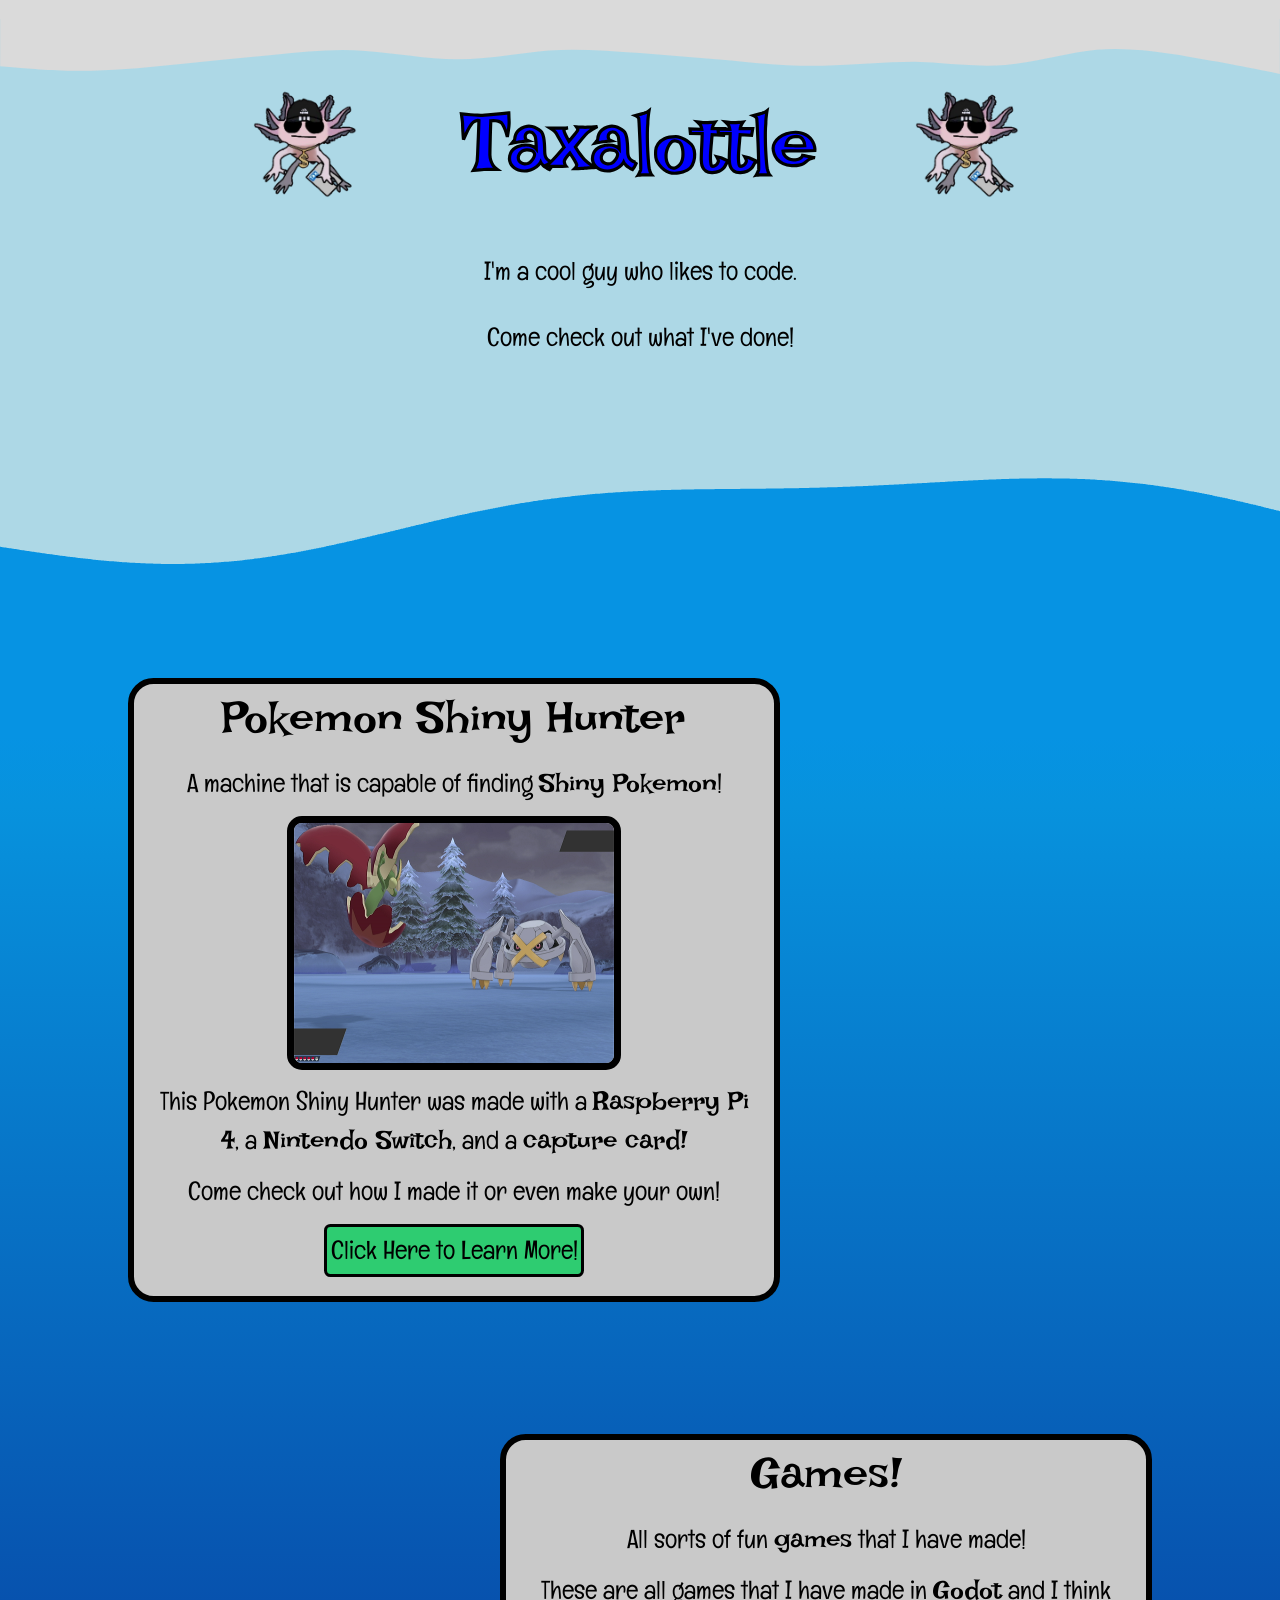
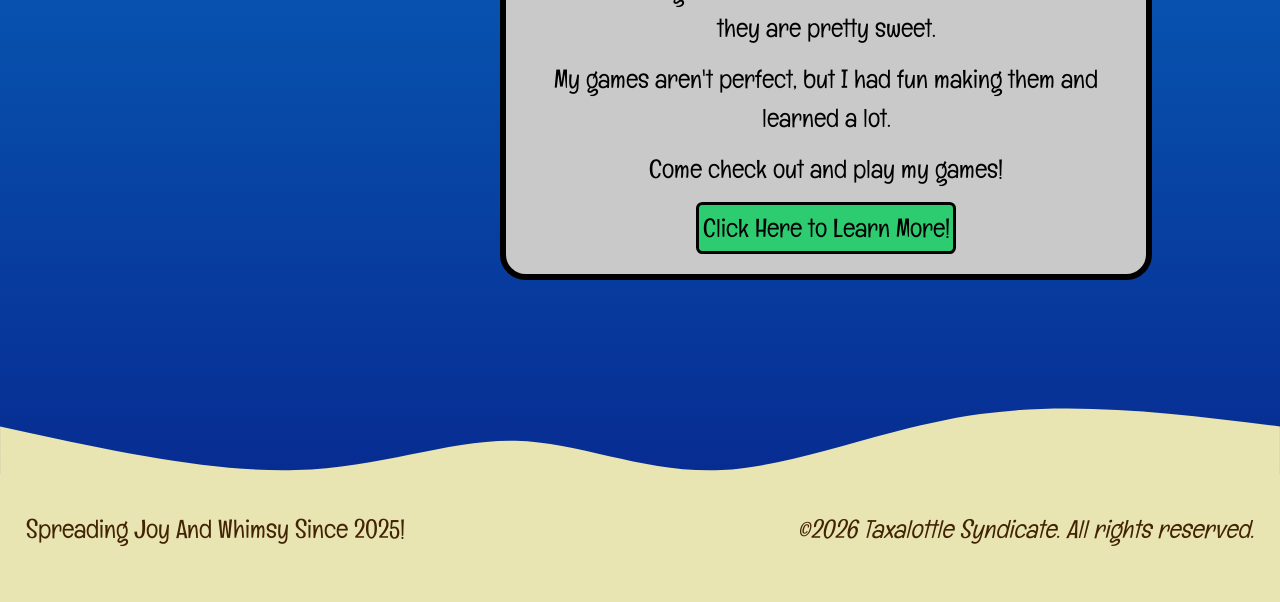
<file: index.html>
<!DOCTYPE html>
<html lang="en">
<head>
    <meta charset="UTF-8">
    <meta name="viewport" content="width=device-width, initial-scale=1.0">
    <title>Taxalottle</title>
    <link rel="icon" href="images/favicon.ico" type="image/x-icon">
    <link rel="stylesheet" href="styles/styles.css">

</head>
<body class="main">

<div class="header">
  <div style="height:1.5vw; background-color:#dadada"></div>
  <svg 
    version="1.1" 
    xmlns="http://www.w3.org/2000/svg" 
    id="visual" 
    viewBox="0 0 900 40">
    <path 
      stroke-linejoin="miter" 
      stroke-linecap="round" 
      fill="#dadada" 
      d="M0 33.3L10.7 34.1C21.3 35.1 42.7 36.8 64.2 36.4C85.7 35.9 107.3 33.7 128.8 31.5C150.3 29.2 171.7 27 193 25.2C214.3 23 235.7 20.7 257 22.5C278.3 23.9 299.7 28.3 321.2 28.3C342.7 28.3 364.3 23.9 385.8 22.1C407.3 20.7 428.7 22.5 450 23.9C471.3 25.7 492.7 27.5 514.2 29.2C535.7 31.5 557.3 33.3 578.8 32.8C600.3 32.3 621.7 30.1 643 30.1C664.3 30.6 685.7 34.1 707 32.3C728.3 30.6 749.7 23.9 771.2 21.7C792.7 19.9 814.3 23 835.8 26.5C857.3 30.1 878.7 34.1 889.3 36.4L900 38.6L900 0L889.3 0C878.7 0 857.3 0 835.8 0C814.3 0 792.7 0 771.2 0C749.7 0 728.3 0 707 0C685.7 0 664.3 0 643 0C621.7 0 600.3 0 578.8 0C557.3 0 535.7 0 514.2 0C492.7 0 471.3 0 450 0C428.7 0 407.3 0 385.8 0C364.3 0 342.7 0 321.2 0C299.7 0 278.3 0 257 0C235.7 0 214.3 0 193 0C171.7 0 150.3 0 128.8 0C107.3 0 85.7 0 64.2 0C42.7 0 21.3 0 10.7 0L0 0Z"/>
  </svg>
</div>

    <span class="taxalottle-wrapper">
        <img class="taxalottle img_left" src="images/Taxalottle_No_BG.png" alt="Taxalottle Logo">
        <div id="logo">
            <span>T</span>
            <span>a</span>
            <span>x</span>
            <span>a</span>
            <span>l</span>
            <span>o</span>
            <span>t</span>
            <span>t</span>
            <span>l</span>
            <span>e</span>
        </div>
        <img class="taxalottle img_right" src="images/Taxalottle_No_BG.png" alt="Taxalottle Logo">
    </span>

    <p><br>I'm a cool guy who likes to code.<br><br>Come check out what I've done!</p>

<svg id="wave-svg" viewBox="0 0 100vw 400" style="width: 100vw; height: 300px;">
        <path id="wave" fill="#0693e3" />
    </svg>

<div id="ocean">
    <div class="project-card" id="pokemon">
        <header>Pokemon Shiny Hunter</header>
        <p class="center">A machine that is capable of finding <bold>Shiny Pokemon</bold>!</p>
        <img src="images/shiny_screenshot.png" alt="Shiny Metagross Encounter">
        <p class="center">This Pokemon Shiny Hunter was made with a <bold>Raspberry Pi 4</bold>, a <bold>Nintendo Switch</bold>, and a <bold>capture card!</bold></p>
        
        <p class="center">Come check out how I made it or even make your own!</p>
        
        <p style="text-align:center;"><a class="button" href="shiny-hunter.html">Click Here to Learn More!</a></p>
    </div>

    <div class="project-card" id="games">
        <header>Games!</header>
        <p class="center">All sorts of fun <bold>games</bold> that I have made!</p>
        <p class="center">These are all games that I have made in <bold>Godot</bold> and I think they are pretty sweet.</p>
        <p>My games aren't perfect, but I had fun making them and learned a lot.</p>
        
        <p class="center">Come check out and play my games!</p>
        
        <p style="text-align:center;"><a class="button" href="games.html">Click Here to Learn More!</a></p>
    </div>

    <!--

    <div class="project-card" id="k2">
        <header>Life Size K2SO</header>
        <p>I 3d printed a <bold>Life Size K2SO</bold> to stand guard over my computer! I got the files from <bold>Droid Division</bold> and they were nice and high quality.</p>
        <p>Right now he is made with black fillament, but I've been slowly painting him to be <bold>realistic</bold>! This involves sanding away the print lines and painting over it.</p>
        <p>This guy is a massive (and expensive) project so it will be a while before he is fully painted. Come check out my current progress on him!</p>
        <p style="text-align:center;"><a class="button" href="pets.html">Click Here to Learn More!</a></p>
    </div>

    <div class="project-card" id="jam">
        <header>Game Jam Games</header>
        <p>I started my game design journey in August of 2025, and since then I have made a lot of games and competed in several Game Jams.</p>
        <p>Some of my favorite games that I have made were a part of <bold>Micro Jam</bold>! It is a 48 hour game jam where everyone designs a game around a theme and a prerequesite.</p>
        <p>While there are often timing conflicts, I was able to participate in 3 jams so far. I was in the <bold>Frog Jam, Miniature Jam, and Alien Jam.</bold></p>
        <p>For these jams I made a <bold>Frog Cafe Game, Gambling Chess,</bold> and an <bold>Alien Roguelike</bold>! Come check them out and play them!</p>
        <p style="text-align:center;"><a class="button" href="pets.html">Click Here to Learn More!</a></p>
    </div>

    <div class="project-card" id="godot">
        <header>Godot Games</header>
        <p>While I have made all of my games in Godot, there are bigger projects in this section. I made all of these games over a longer period of time, and they are bigger because of this.</p>
        <p>While not all of my games are successes or even finished, they were a good learning oportunity and I don't regret making them.</p>
        <p>Probably my favorite game is a <bold>Pokemon game</bold>! It uses only fakemon and custom moves, all made with my own system in Godot. It has battles, catching, and a pokedex! It is a fun one to play, but there isn't much too it because of how long it takes to work on.</p>
        <p>There are too many games for me to share about all of them here, so go check out all of my games with an in-depth description, and a way to play, with the below button!</p>
        <p style="text-align:center;"><a class="button" href="pets.html">Click Here to Learn More!</a></p>
    </div>

    <div class="project-card" id="magic">
        <header>Magic the Gathering</header>
        <p>I started playing Magic the Gathering in May of 2026, and have played quite a lot since then. I have done most of my playing on the <bold>Magic Arena</bold>, but I have also played some drafts and pre-releases at my local game store!</p>
        <p>When playing Standard, I will typically run my fun <bold>Dinosaurs</bold> deck! It is just a funny deck that I made that typically makes my friends mad. I would describe it as Aggro Dinosaurs with a Tendency to <bold>Explode!</bold></p>
        <p>When playing <bold>Brawl</bold> on Arena, I typically play my <bold>Smaug the Magnificent</bold> deck. It is an aggro, high-removal, and treasure collecting deck! If you can't stop Smaug before he gets going, it will be over very fast!</p>
        <p>Come learn more about my decks and other Magic the Gathering Related things here!</p>
        <p style="text-align:center;"><a class="button" href="pets.html">Click Here to Learn More!</a></p>
    </div>

    <div class="project-card" id="java">
        <header>HTML, CSS, and Java Games!</header>
        <p>I haven't actually made any Java games, but that is one current goal I have. I want to start simple and work my way up, posting all of my projects on this here website!</p>
        <p>This is honestly one of the main things that drove me to make this website, so I'm excited to get started and share my progress!</p>
        <p>Check below for updates to my work and see how my journey is going!</p>
        <p style="text-align:center;"><a class="button" href="java-games.html">Click Here to Learn More!</a></p>
    </div>

    -->

  <div class="sand">
    <svg width="100%" height="100%" id="sand_svg" viewBox="0 195.2 1440 82.8"  xmlns="http://www.w3.org/2000/svg" class="transition duration-300 ease-in-out delay-150">
       <path d="M 0,225 C 118.01913875598089,250.9712918660287 236.03827751196178,276.9425837320574 333,274 C 429.9617224880382,271.0574162679426 505.86602870813397,239.20095693779902 580,241 C 654.133971291866,242.79904306220098 726.4976076555023,278.2535885167464 812,274 C 897.5023923444977,269.7464114832536 996.1435406698565,225.7846889952153 1103,211 C 1209.8564593301435,196.2153110047847 1324.9282296650717,210.60765550239233 1440,225 L 1440,279 L 0,279 Z" stroke="none" stroke-width="0" fill="#e8e5b3" fill-opacity="1" class="transition-all duration-300 ease-in-out delay-150 path-0"></path>
    </svg>

  </div>
  
</div>
<div id="sand">
      <p style="text-align:right">Spreading Joy And Whimsy Since 2025!</p>
      <p><italic>©2026 Taxalottle Syndicate. All rights reserved.</italic></p>
</div>

<script src="scripts/wave.js"></script>

</body>
</html>
</file>
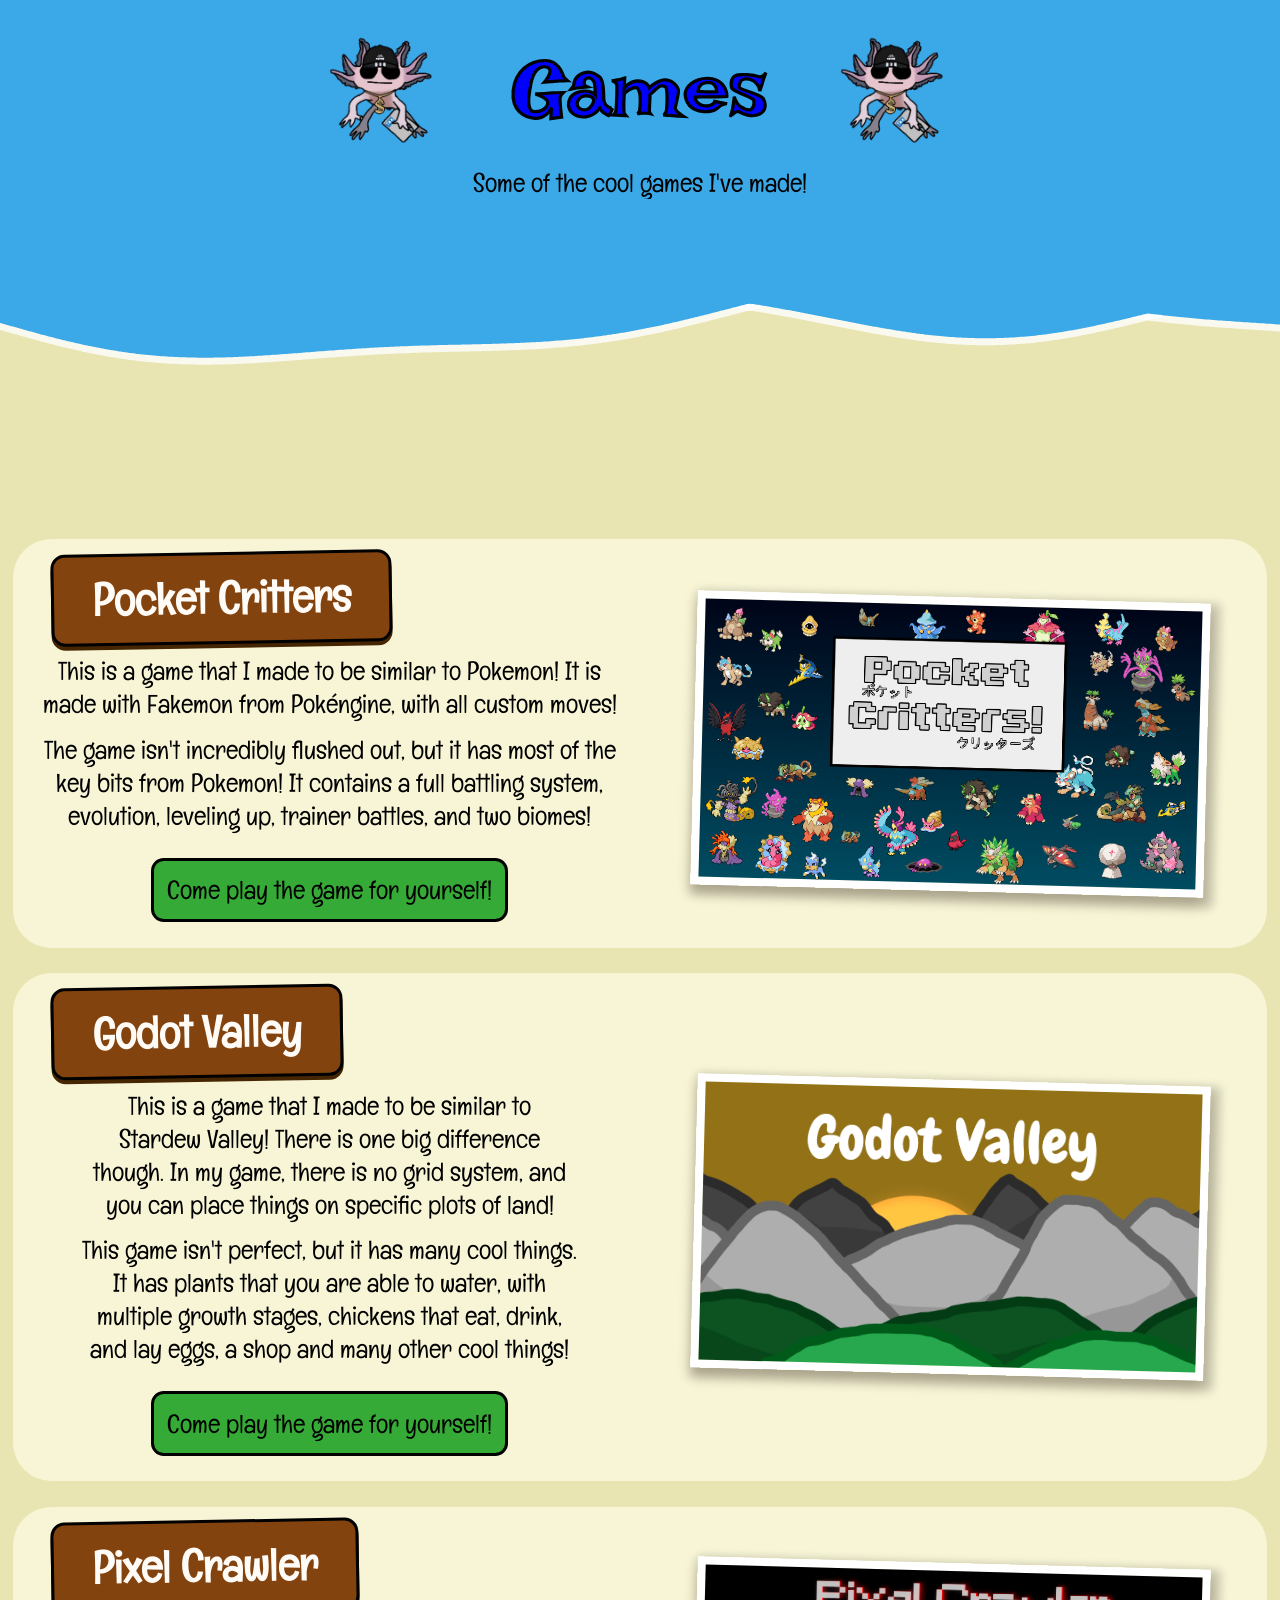
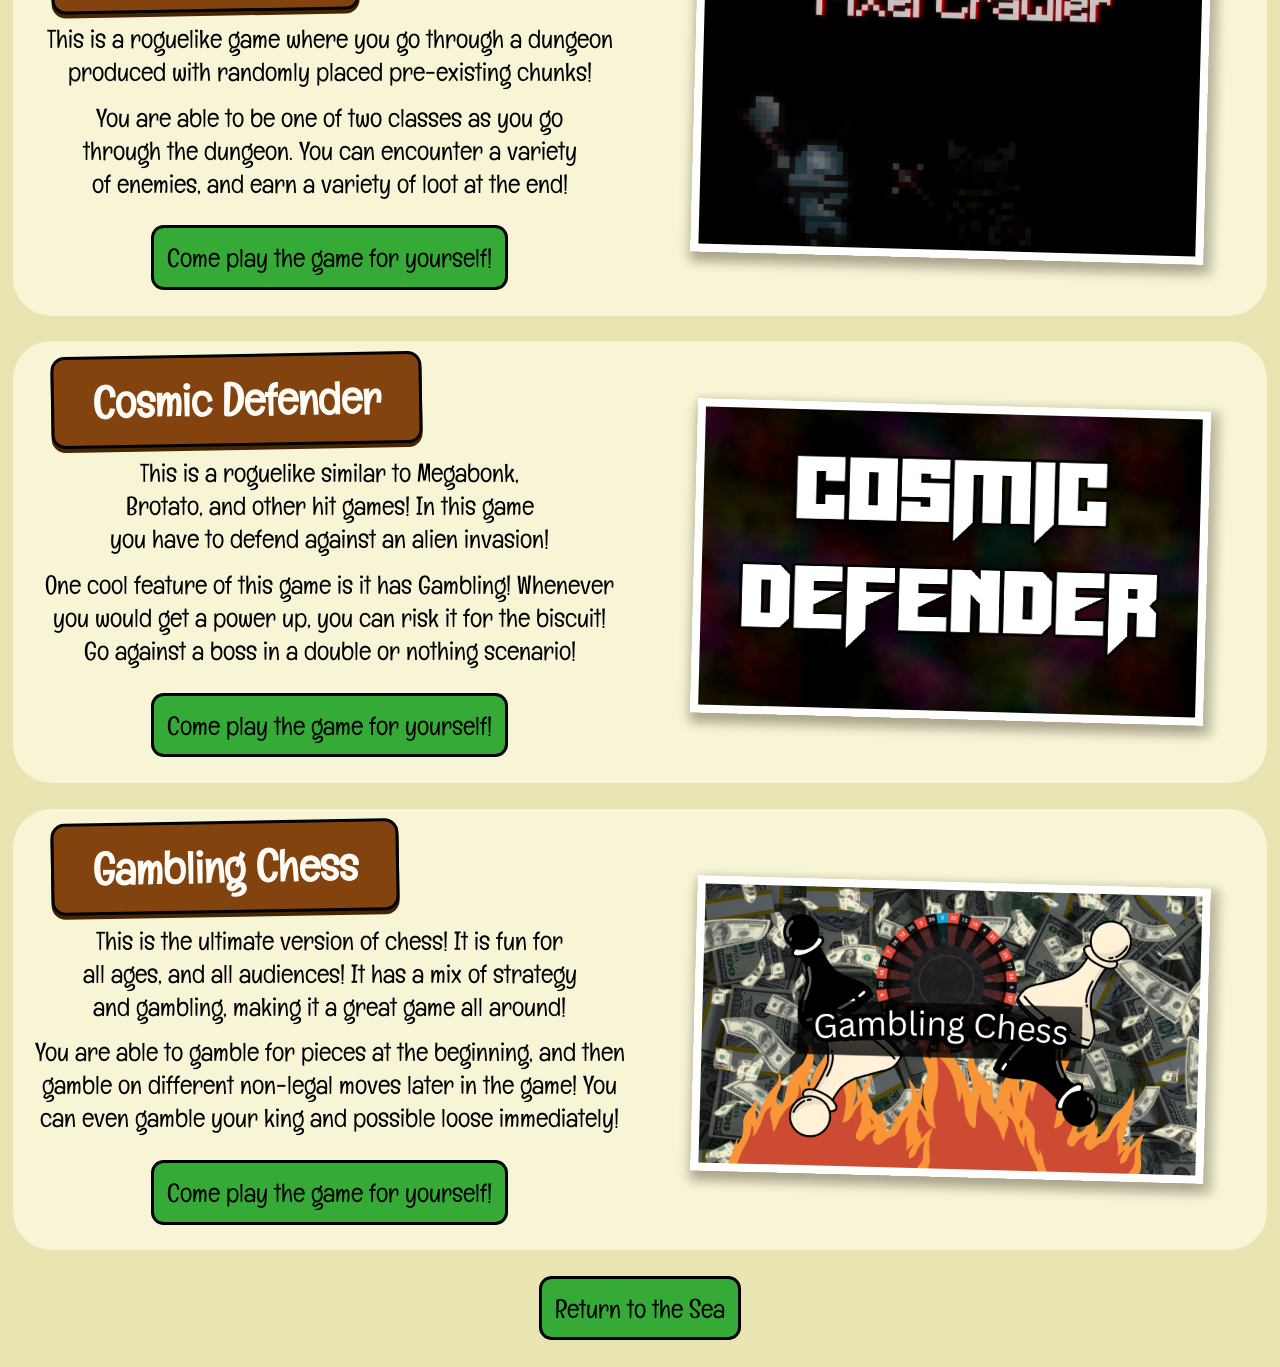
<file: games.html>
<!DOCTYPE html>
<html lang="en">
<head>
    <meta charset="UTF-8">
    <meta name="viewport" content="width=device-width, initial-scale=1.0">
    <title>Games | Taxalottle</title>
    <link rel="icon" href="images/favicon.ico" type="image/x-icon">
    <link rel="stylesheet" href="styles/styles.css">
</head>
<body>


    <span class="taxalottle-wrapper" style="margin-top:2vw">
        <img class="game_mascot img_left" src="images/Taxalottle_No_BG.png" alt="Taxalottle Logo">
        <div id="logo">
            <span>G</span>
            <span>a</span>
            <span>m</span>
            <span>e</span>
            <span>s</span>
        </div>
        <img class="game_mascot img_right" src="images/Taxalottle_No_BG.png" alt="Taxalottle Logo">
    </span>

    <p style="margin-bottom:0; padding-bottom:0;">Some of the cool games I've made!</p>

    <div class="wave-container">
        <svg id="wave-svg" viewBox="0 0 100vw 400" style="width: 100vw; height: 300px;">
            <path id="sand-wave" fill="#402e0b" />
        </svg>

        <svg id="wave-svg-2" viewBox="0 0 100vw 400" style="width: 100vw; height: 300px;">
            <path id="sand-wave-2" fill="#402e0b" />
        </svg>

        <svg id="sand-svg-2" class="sand-svg" viewBox="0 0 100vw 400" style="width: 100vw; height: 300px;">
            <path id="wave-2" fill="#3ba8e8" />
        </svg>

        <svg id="sand-svg" class="sand-svg" viewBox="0 0 100vw 400" style="width: 100vw; height: 300px;">
            <path id="wave" fill="#3ba8e8" />
        </svg>

        <svg id="white-svg" viewBox="0 0 100vw 400" style="width: 100vw; height: 300px;">
            <path id="white-wave" fill="white" />
        </svg>

        <svg id="white-svg-2" viewBox="0 0 100vw 400" style="width: 100vw; height: 300px;">
            <path id="white-wave-2" fill="white" />
        </svg>

    </div>
    
</div style="margin-top:0px; padding-top:0px;">


    <div id="beach">

        
        <div class="beach-card">
            <div><div class="sign"><p>Pocket Critters</p></div></div>
            <div style="width:50%; position:relative; margin-top:5vw;">
                <p style="padding-top:2vw;">This is a game that I made to be similar to Pokemon! It is made with Fakemon from Pokéngine, with all custom moves!</p>
                <p>The game isn't incredibly flushed out, but it has most of the key bits from Pokemon! It contains a full battling system, evolution, leveling up, trainer battles, and two biomes!</p>
                <a href="games/pocket-critters.html"><p>Come play the game for yourself!</p></a>
            </div>
        
            <img src="images/pocket_critters.png" alt="pocket critters">
        </div>

        <div class="beach-card">
            <div><div class="sign"><p>Godot Valley</p></div></div>
            <div style="width:50%; position:relative; margin-top:5vw;">
                <p style="padding-top:2vw;">This is a game that I made to be similar to Stardew Valley! There is one big difference though. In my game, there is no grid system, and you can place things on specific plots of land!</p>
                <p>This game isn't perfect, but it has many cool things. It has plants that you are able to water, with multiple growth stages, chickens that eat, drink, and lay eggs, a shop and many other cool things!</p>
                <a href="games/godot-valley.html"><p>Come play the game for yourself!</p></a>
            </div>
        
            <img src="images/godot_valley.png" alt="godot valley">
        </div>

        <div class="beach-card">
            <div><div class="sign"><p>Pixel Crawler</p></div></div>
            <div style="width:50%; position:relative; margin-top:5vw;">
                <p style="padding-top:2vw;">This is a roguelike game where you go through a dungeon produced with randomly placed pre-existing chunks! </p>
                <p>You are able to be one of two classes as you go through the dungeon. You can encounter a variety of enemies, and earn a variety of loot at the end!</p>
                <a href="games/pixel-crawler.html"><p>Come play the game for yourself!</p></a>
            </div>
        
            <img src="images/pixel_crawler.png" alt="pixel crawler">
        </div>

        <div class="beach-card">
            <div><div class="sign"><p>Cosmic Defender</p></div></div>
            <div style="width:50%; position:relative; margin-top:5vw;">
                <p style="padding-top:2vw;">This is a roguelike similar to Megabonk, Brotato, and other hit games! In this game you have to defend against an alien invasion!</p>
                <p>One cool feature of this game is it has Gambling! Whenever you would get a power up, you can risk it for the biscuit! Go against a boss in a double or nothing scenario!</p>
                <a href="games/cosmic-defender.html"><p>Come play the game for yourself!</p></a>
            </div>
        
            <img src="images/cosmic_defender.png" alt="cosmic defender">
        </div>

        <div class="beach-card">
            <div><div class="sign"><p>Gambling Chess</p></div></div>
            <div style="width:50%; position:relative; margin-top:5vw;">
                <p style="padding-top:2vw;">This is the ultimate version of chess! It is fun for all ages, and all audiences! It has a mix of strategy and gambling, making it a great game all around!</p>
                <p>You are able to gamble for pieces at the beginning, and then gamble on different non-legal moves later in the game! You can even gamble your king and possible loose immediately!</p>
                <a href="games/gambling-chess.html"><p>Come play the game for yourself!</p></a>
            </div>
        
            <img src="images/gambling_chess.png" alt="cosmic defender">
        </div>
    
        <a href="index.html#games"><p>Return to the Sea</p></a>

    </div>
    <script src="scripts/shore.js"></script>
</body>
</html>
</file>
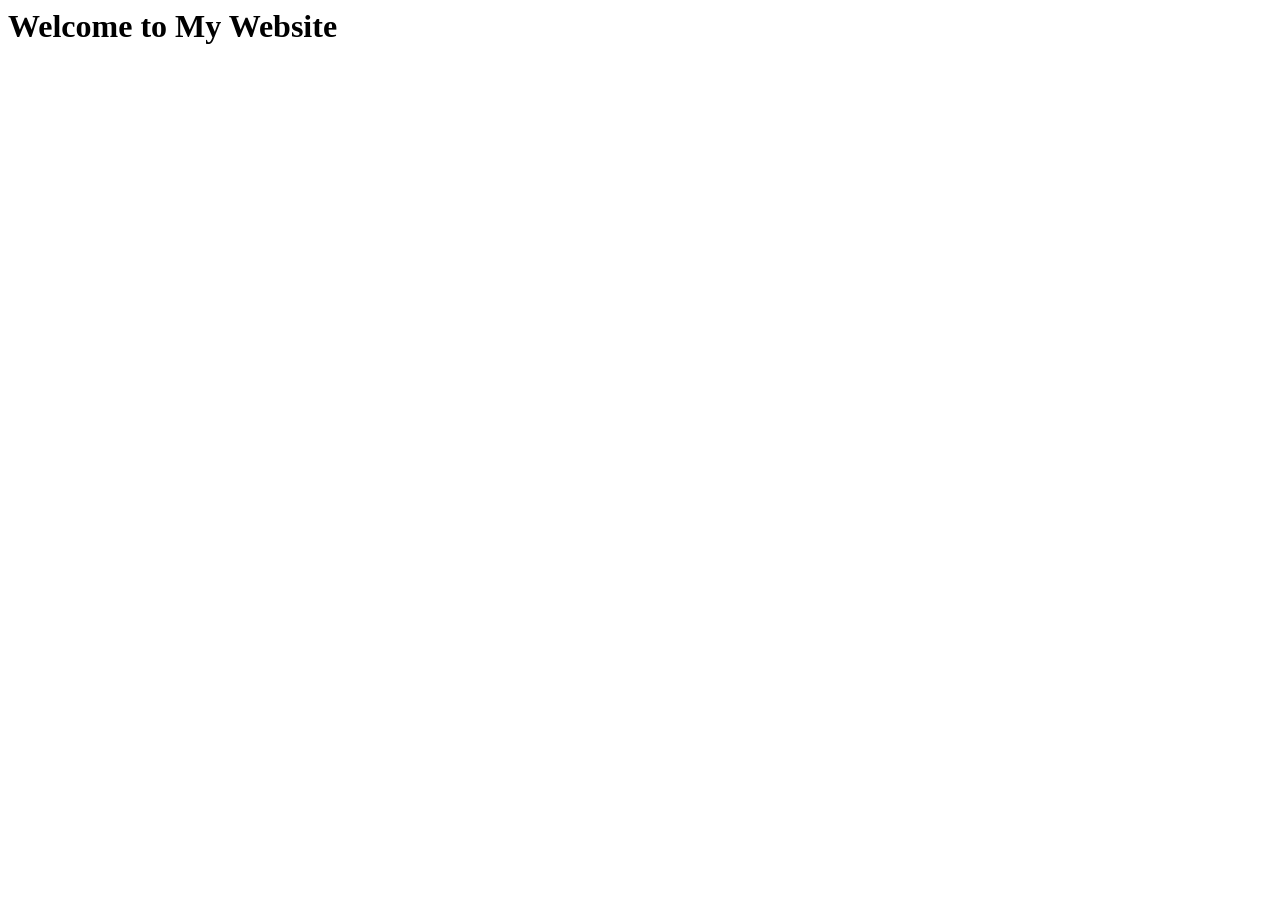
<file: java-game-test.html>
<html lang="en">
<head>
    <meta charset="UTF-8">
    <meta name="viewport" content="width=device-width, initial-scale=1.0">
    <title>Games</title>
</head>
<body>

    <h1>Welcome to My Website</h1>

    <div id="game-container" class="width:500px; height:500px; background-color:cyan;">

    </div>

    
    
</body>
</html>
</file>
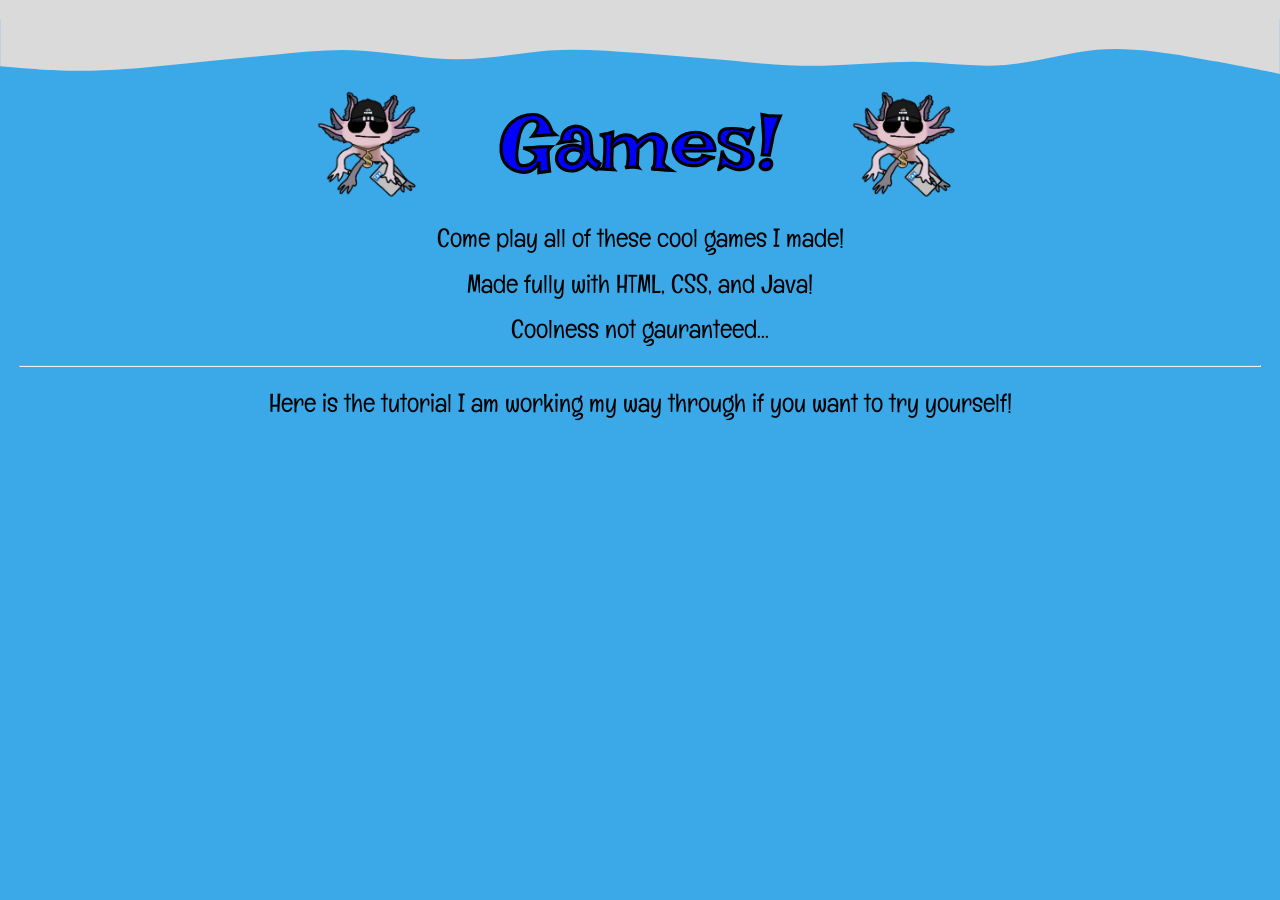
<file: java-games.html>
<!DOCTYPE html>
<html lang="en">
<head>
    <meta charset="UTF-8">
    <meta name="viewport" content="width=device-width, initial-scale=1.0">
    <title>Taxalottle</title>

    <link rel="stylesheet" href="styles/styles.css">
</head>
<body>
    <div class="header">
  <div style="height:1.5vw; background-color:#dadada"></div>
  <svg 
    version="1.1" 
    xmlns="http://www.w3.org/2000/svg" 
    id="visual" 
    viewBox="0 0 900 40">
    <path 
      stroke-linejoin="miter" 
      stroke-linecap="round" 
      fill="#dadada" 
      d="M0 33.3L10.7 34.1C21.3 35.1 42.7 36.8 64.2 36.4C85.7 35.9 107.3 33.7 128.8 31.5C150.3 29.2 171.7 27 193 25.2C214.3 23 235.7 20.7 257 22.5C278.3 23.9 299.7 28.3 321.2 28.3C342.7 28.3 364.3 23.9 385.8 22.1C407.3 20.7 428.7 22.5 450 23.9C471.3 25.7 492.7 27.5 514.2 29.2C535.7 31.5 557.3 33.3 578.8 32.8C600.3 32.3 621.7 30.1 643 30.1C664.3 30.6 685.7 34.1 707 32.3C728.3 30.6 749.7 23.9 771.2 21.7C792.7 19.9 814.3 23 835.8 26.5C857.3 30.1 878.7 34.1 889.3 36.4L900 38.6L900 0L889.3 0C878.7 0 857.3 0 835.8 0C814.3 0 792.7 0 771.2 0C749.7 0 728.3 0 707 0C685.7 0 664.3 0 643 0C621.7 0 600.3 0 578.8 0C557.3 0 535.7 0 514.2 0C492.7 0 471.3 0 450 0C428.7 0 407.3 0 385.8 0C364.3 0 342.7 0 321.2 0C299.7 0 278.3 0 257 0C235.7 0 214.3 0 193 0C171.7 0 150.3 0 128.8 0C107.3 0 85.7 0 64.2 0C42.7 0 21.3 0 10.7 0L0 0Z"/>
  </svg>
</div>


    <span class="taxalottle-wrapper">
        <img class="game_mascot img_left" src="images/Taxalottle_No_BG.png" alt="Taxalottle Logo">
        <div id="logo">
            <span>G</span>
            <span>a</span>
            <span>m</span>
            <span>e</span>
            <span>s</span>
            <span>!</span>
        </div>
        <img class="game_mascot img_right" src="images/Taxalottle_No_BG.png" alt="Taxalottle Logo">
    </span>

    <p>Come play all of these cool games I made!</p>
    <p>Made fully with HTML, CSS, and Java!</p>
    <p>Coolness not gauranteed...</p>
    <hr style="margin:1.5vw">
    <p>Here is the tutorial I am working my way through if you want to try yourself!</p>
    <div style="justify-content:center; text-align:center;">
        <iframe width="700vw" height="395vw" src="https://www.youtube.com/embed/HmxNrlPx8iY" title="Build a Game with JavaScript and HTML Canvas [RPG Kit series]" frameborder="0" allow="accelerometer; autoplay; clipboard-write; encrypted-media; gyroscope; picture-in-picture; web-share" referrerpolicy="strict-origin-when-cross-origin" allowfullscreen></iframe>

    </div>
    
</body>
</html>
</file>
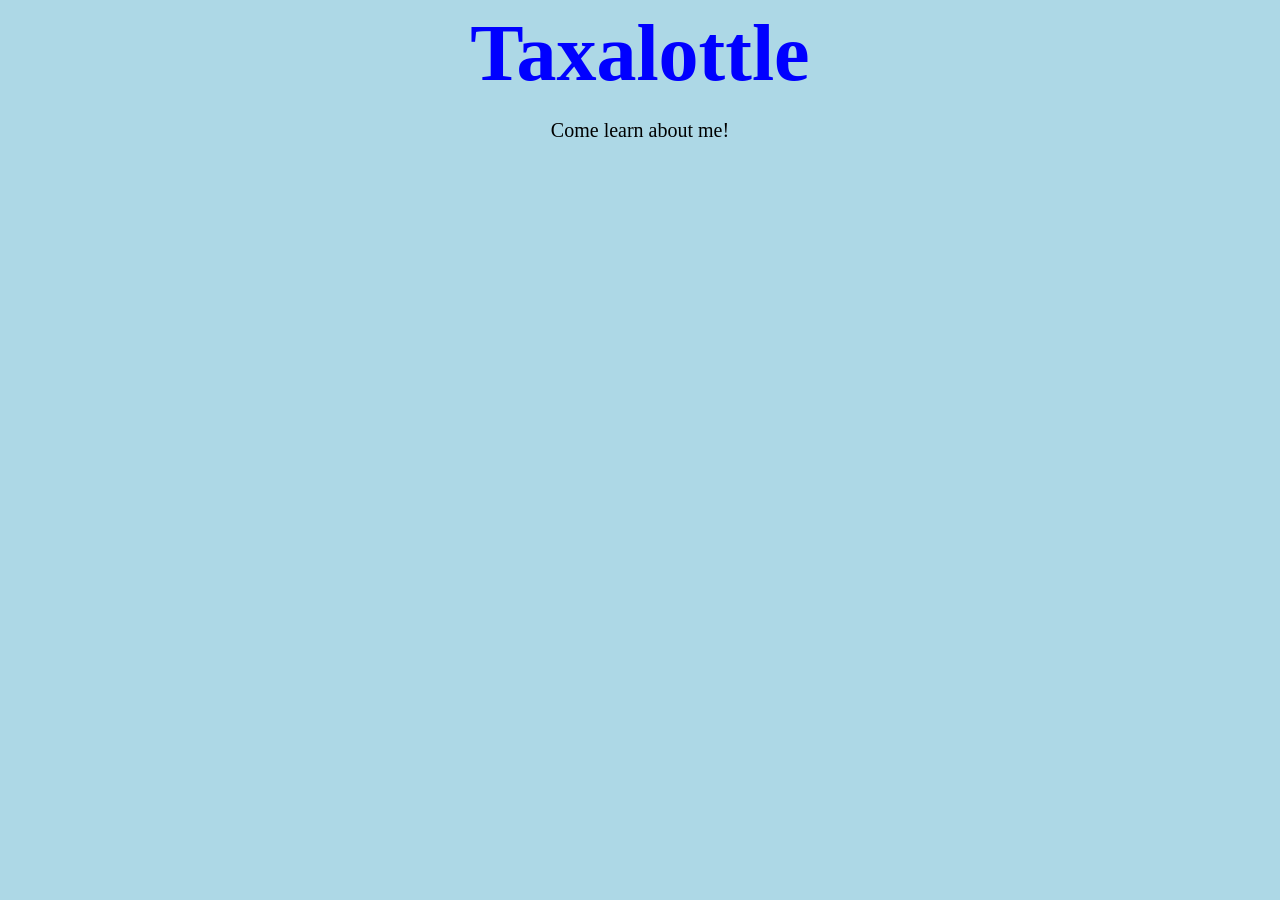
<file: pets.html>
<!DOCTYPE html>
<html lang="en">
<head>
    <meta charset="UTF-8">
    <meta name="viewport" content="width=device-width, initial-scale=1.0">
    <title>Taxalottle</title>

    <style>
        #logo {
            color:Blue;
            font-size:5em;
            text-align:center;
            padding-top:0em;
            margin-top:0em;
            margin-bottom:0px;
        }

        p {
            text-align:center;
            font-size:20px;
            color:black;
        }

        body {
            background-color:LightBlue;
        }

    </style>
</head>
<body>
    <h1 id="logo">Taxalottle</h1>
    <p>Come learn about me!</p>
</body>
</html>
</file>
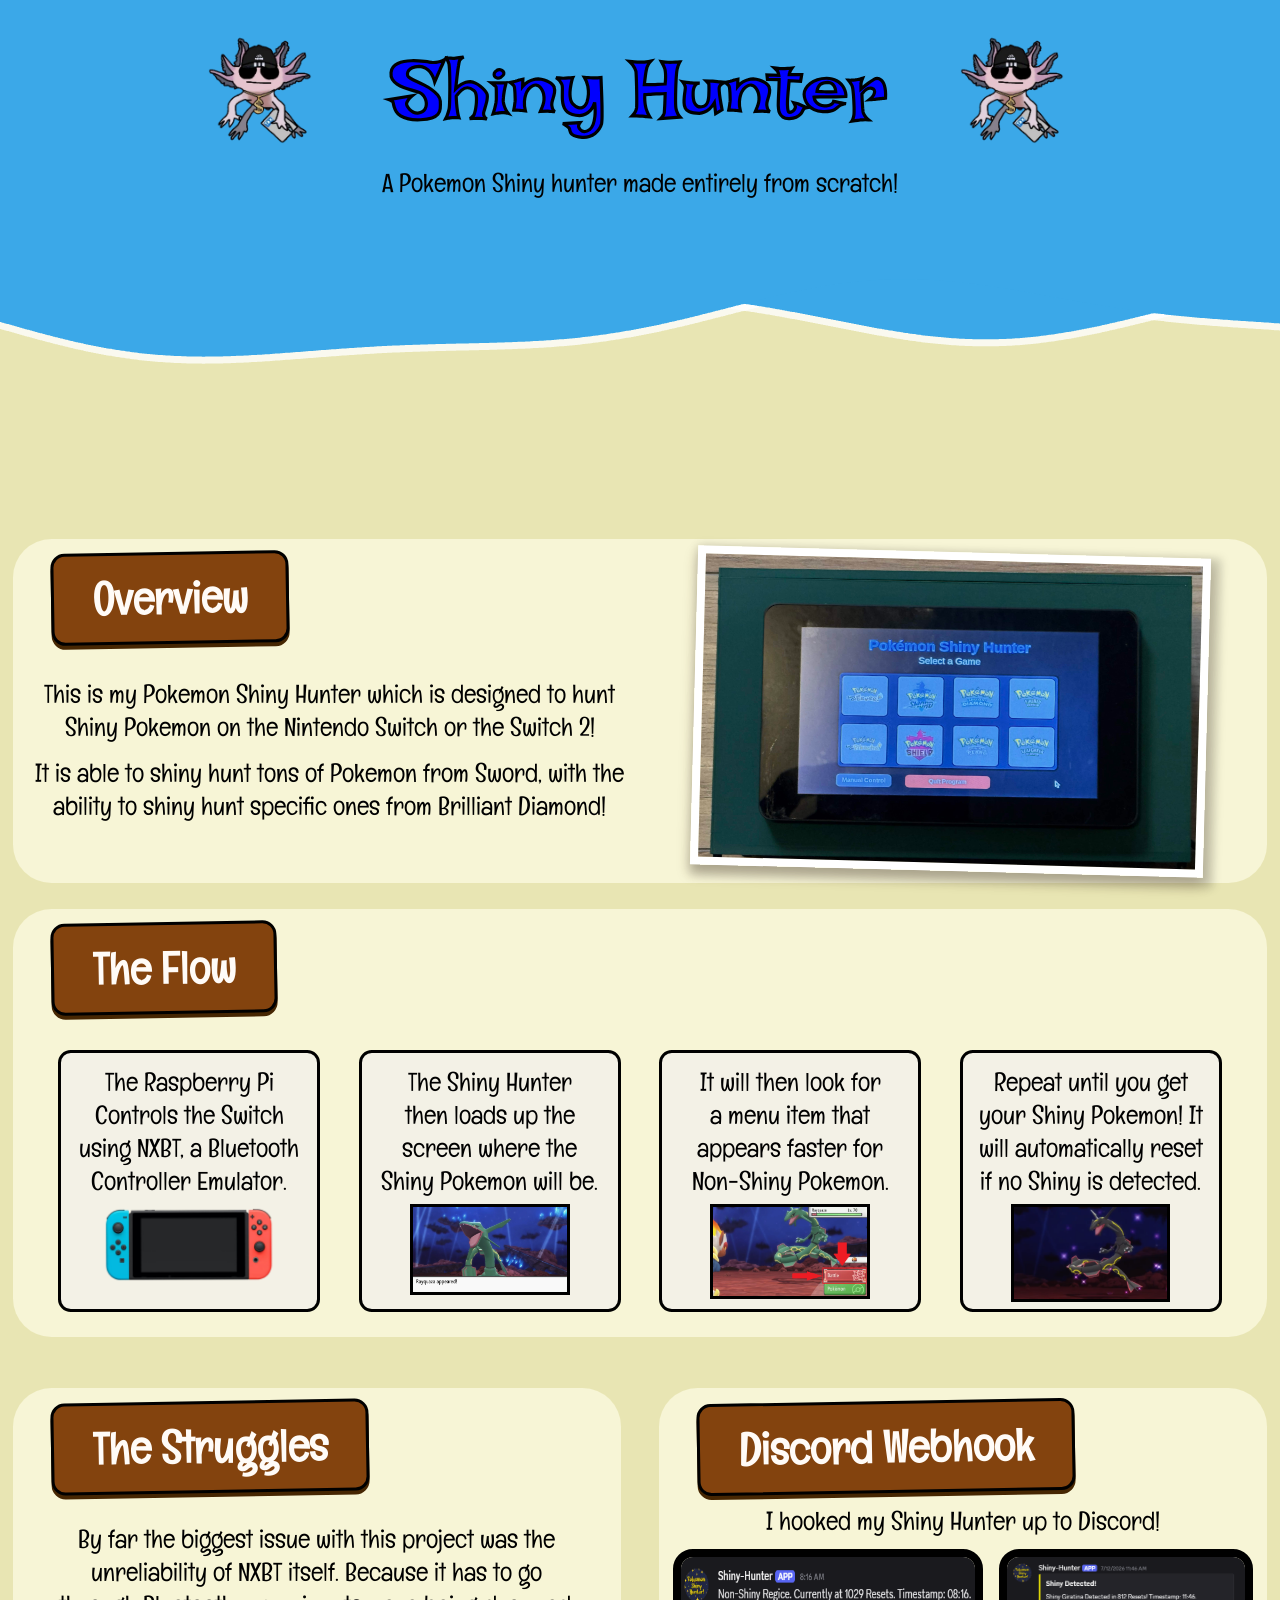
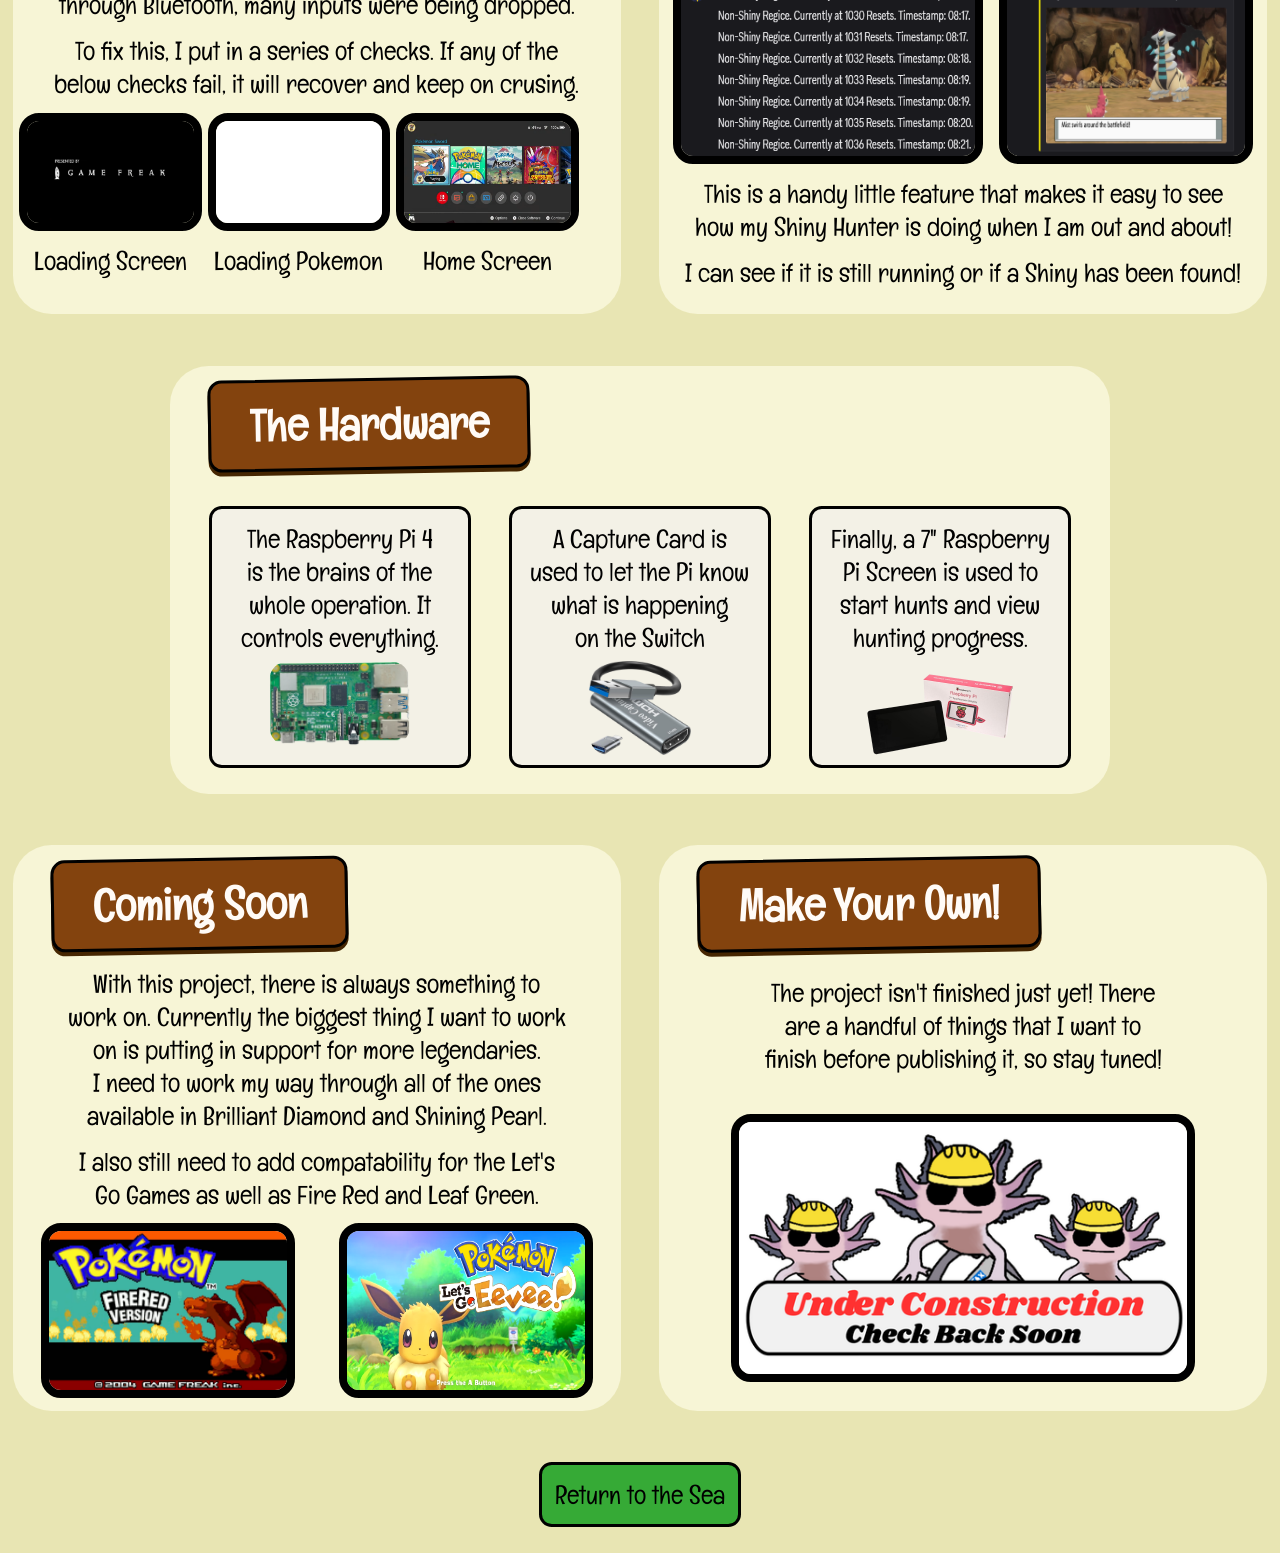
<file: shiny-hunter.html>
<!DOCTYPE html>
<html lang="en">
<head>
    <meta charset="UTF-8">
    <meta name="viewport" content="width=device-width, initial-scale=1.0">
    <title>Shiny Hunter | Taxalottle</title>
    <link rel="icon" href="images/favicon.ico" type="image/x-icon">
    <link rel="stylesheet" href="styles/styles.css">
</head>
<body>


    <span class="taxalottle-wrapper" style="margin-top:2vw">
        <img class="game_mascot img_left" src="images/Taxalottle_No_BG.png" alt="Taxalottle Logo">
        <div id="logo">
            <span>S</span>
            <span>h</span>
            <span>i</span>
            <span>n</span>
            <span>y</span>
            <p style="display:inline-block"></p>
            <span>H</span>
            <span>u</span>
            <span>n</span>
            <span>t</span>
            <span>e</span>
            <span>r</span>
        </div>
        <img class="game_mascot img_right" src="images/Taxalottle_No_BG.png" alt="Taxalottle Logo">
    </span>

    <p style="margin-bottom:0; padding-bottom:0;">A Pokemon Shiny hunter made entirely from scratch!</p>

   <div class="wave-container">
        <svg id="wave-svg" viewBox="0 0 100vw 400" style="width: 100vw; height: 300px;">
            <path id="sand-wave" fill="#402e0b" />
        </svg>

        <svg id="wave-svg-2" viewBox="0 0 100vw 400" style="width: 100vw; height: 300px;">
            <path id="sand-wave-2" fill="#402e0b" />
        </svg>

        <svg id="sand-svg-2" class="sand-svg" viewBox="0 0 100vw 400" style="width: 100vw; height: 300px;">
            <path id="wave-2" fill="#3ba8e8" />
        </svg>

        <svg id="sand-svg" class="sand-svg" viewBox="0 0 100vw 400" style="width: 100vw; height: 300px;">
            <path id="wave" fill="#3ba8e8" />
        </svg>

        <svg id="white-svg" viewBox="0 0 100vw 400" style="width: 100vw; height: 300px;">
            <path id="white-wave" fill="white" />
        </svg>

        <svg id="white-svg-2" viewBox="0 0 100vw 400" style="width: 100vw; height: 300px;">
            <path id="white-wave-2" fill="white" />
        </svg>

    </div>

</div>
    <div id="beach">

        
        <div class="beach-card">
            <div><div class="sign"><p>Overview</p></div></div>
            <div style="width:50%; position:relative; margin-top:5vw;">
                <p style="padding-top:1vw;">This is my Pokemon Shiny Hunter which is designed to hunt Shiny Pokemon on the Nintendo Switch or the Switch 2!</p>
                <p>It is able to shiny hunt tons of Pokemon from Sword, with the ability to shiny hunt specific ones from Brilliant Diamond!</p>
            </div>
        
            <img src="images/shiny_hunter.jpg" alt="shiny hunter">
        </div>

        <div class="beach-card">
            <div>
                <div class="sign"><p>The Flow</p></div>
            </div>
            <div class="sand-container">

                <div class="sand-item">

                    <p>The Raspberry Pi Controls the Switch using NXBT, a Bluetooth Controller Emulator.</p>
                    <img id="switch" src="images/nintendo_switch.png">
                
                </div>
                <div class="sand-item">
                    <p>The Shiny Hunter then loads up the screen where the Shiny Pokemon will be.</p>
                    <img class="screenshot" src="images/rayquaza_encounter.png">
                </div>
                <div class="sand-item">
                    <p>It will then look for a menu item that appears faster for Non-Shiny Pokemon.</p>
                    <img class="screenshot" src="images/rayquaza_markup.png">
                </div>
                <div class="sand-item">
                    <p>Repeat until you get your Shiny Pokemon! It will automatically reset if no Shiny is detected.</p>
                    <img class="screenshot" src="images/rayquaza_shiny.png">
                </div>
            </div>
            
        </div>
        
        <div style="display:flex; justify-content:space-between">
            <div class="beach-card half">
                <div><div class="sign"><p>The Struggles</p></div></div>
                <div style="margin-top:7.5vw">
                <p>By far the biggest issue with this project was the unreliability of NXBT itself. Because it has to go through Bluetooth, many inputs were being dropped.</p>
                <p>To fix this, I put in a series of checks. If any of the below checks fail, it will recover and keep on crusing.</p>
                <div style="display:flex">
                    <div>
                        <img style="width:13vw; height:8vw;" src="images/game.png">
                        <p>Loading Screen</p>
                    </div>
                    <div>
                        <img style="width:13vw; height:8vw;" src="images/white.png">
                        <p>Loading Pokemon</p>
                    </div>
                    <div>
                        <img style="width:13vw; height:8vw;" src="images/home.png">
                        <p>Home Screen</p>
                    </div>
                </div>
                </div>
            </div>

            <div class="beach-card half">
                <div><div class="sign"><p>Discord Webhook</p></div></div>
                <div style="margin-top:0vw">
                <p style="margin-top:8vw;">I hooked my Shiny Hunter up to Discord!</p>
                <div style="display:flex;">
                    <img style="width:23vw;" src="images/non_shiny.png">
                    <img src="images/discord.png">
                </div>
                
                
                <p>This is a handy little feature that makes it easy to see how my Shiny Hunter is doing when I am out and about!</p>
                <p>I can see if it is still running or if a Shiny has been found!</p>
                </div>
            </div>
        </div>

        <div class="beach-card" style="width:75%; margin-left:auto; margin-right:auto">
            <div>
                <div class="sign"><p>The Hardware</p></div>
            </div>
            <div class="sand-container">

                <div class="sand-item">

                    <p>The Raspberry Pi 4 is the brains of the whole operation. It controls everything.</p>
                    <img id="pi" src="images/pi_4.png">
                
                </div>
                
                <div class="sand-item">
                    <p>A Capture Card is used to let the Pi know what is happening on the Switch</p>
                    <img style="border-style:none" src="images/capture_card.png">
                </div>

                <div class="sand-item">
                    <p>Finally, a 7" Raspberry Pi Screen is used to start hunts and view hunting progress.</p>
                    <img style="border-style:none; width:12vw;" src="images/pi_screen.png">
                </div>

            </div>
            
        </div>

        <div style="display:flex; justify-content:space-between">
            <div class="beach-card half">
                <div><div class="sign"><p>Coming Soon</p></div></div>
                <div style="margin-top:7.5vw">
                <p>With this project, there is always something to work on. Currently the biggest thing I want to work on is putting in support for more legendaries. I need to work my way through all of the ones available in Brilliant Diamond and Shining Pearl.</p>
                <p>I also still need to add compatability for the Let's Go Games as well as Fire Red and Leaf Green.</p>
                
                <div style="display:flex">
                    <img src="images/fire_red.png">
                    <img src ="images/lets_go_eevee.png">
                </div>
            
            </div>
            </div>

            <div class="beach-card half">
                <div><div class="sign"><p>Make Your Own!</p></div></div>
                <div style="margin-top:0vw">
                <p style="margin-top:8vw; margin-bottom:3vw;">The project isn't finished just yet! There are a handful of things that I want to finish before publishing it, so stay tuned!</p>
                
                <img style="width:35vw" src="images/construction.png">    

            </div>
            </div>
        </div>
    
        <a href="index.html#pokemon"><p>Return to the Sea</p></a>

    </div>
    <script src="scripts/shore.js"></script>
</body>
</html>
</file>
<file: styles/styles.css>
/* ==========================================================================
   Fonts
   ========================================================================== */

@font-face {
    font-family: "Irish Grover";
    src: url('../fonts/IrishGrover-Regular.ttf');
}

@font-face {
    font-family: "Atma";
    src: url('../fonts/Englebert-Regular.ttf');
}

/* ==========================================================================
   Base elements
   ========================================================================== */

/* html {
    scroll-behavior: smooth;
}
 */
body, html {
    overflow-x: hidden;
}

body {
    background-color: #3ba8e8;
    margin: 0;
    overflow-y: auto;

    /* Hide scrollbar across browsers while keeping scroll enabled */
    scrollbar-width: none;
    -ms-overflow-style: none;
}

.main {
    background-color:LightBlue;
}

body::-webkit-scrollbar {
    display: none;
}

h1 {
    text-align: center;
    font-family: atma;
    font-size: 3vw;
}

p {
    text-align: center;
    font-size: 2vw;
    color: black;
    margin: 1vw;
    padding: 0px;
    font-family: atma;
}

a {
    text-decoration: none;
    color: black;
}

bold {
    font-family: "Irish Grover";
}

italic {
    font-style: italic;
}

svg {
    display: inline;
    margin: 0;
    padding: 0;
}

/* ==========================================================================
   Logo
   ========================================================================== */

#logo {
    color: Blue;
    font-size: 0;
    font-family: "Irish Grover";
    text-align: center;
    padding-top: 0em;
    margin-top: 0vh;
    margin-bottom: 0px;
    -webkit-text-stroke: .001px black;
}

#logo span {
    display: inline-block;
    font-size: 6.5vw;
    animation: wave 3s ease-in-out infinite;
    -webkit-text-stroke: .25vw black;
}

#logo span:nth-child(1)  { animation-delay: 0.0s; }
#logo span:nth-child(2)  { animation-delay: 0.1s; }
#logo span:nth-child(3)  { animation-delay: 0.2s; }
#logo span:nth-child(4)  { animation-delay: 0.3s; }
#logo span:nth-child(5)  { animation-delay: 0.4s; }
#logo span:nth-child(6)  { animation-delay: 0.5s; }
#logo span:nth-child(7)  { animation-delay: 0.6s; }
#logo span:nth-child(8)  { animation-delay: 0.7s; }
#logo span:nth-child(9)  { animation-delay: 0.8s; }
#logo span:nth-child(10) { animation-delay: 0.9s; }
#logo span:nth-child(11) { animation-delay: 1.0s; }
#logo span:nth-child(12) { animation-delay: 1.1s; }

.taxalottle-wrapper {
    display: flex;
    align-items: center;
    justify-content: center;
}

.taxalottle {
    width: 10vw;
    height: 10vw;
    animation-name: rotate;
    animation-duration: 1s;
    animation-iteration-count: infinite;
    animation-timing-function: ease-in-out;
    margin-top: 0vh;
    margin-left: 7vw;
    margin-right: 7vw;
}

.game_mascot {
    width: 10vw;
    height: 10vw;
    animation-name: rotate;
    animation-duration: 1s;
    animation-iteration-count: infinite;
    animation-timing-function: ease-in-out;
    margin-top: 0vh;
    margin-left: 5vw;
    margin-right: 5vw;
}

.img_left {
    animation-direction: alternate;
}

.img_right {
    animation-direction: alternate-reverse;
}

/* ==========================================================================
   Header / wave banner
   ========================================================================== */

.header {
    width: 100%;
}

.short-header {
    width: 100%;
    height: 15vh;
    overflow: hidden;
}

.short-header svg {
    width: 100%;
    height: 100%;
    display: block;
}

.wave-wrap {
    overflow: hidden;
    margin: 0;
    padding: 0;
}

.wave-track {
    display: flex;
    width: 200%;
    animation: scroll-waves 14s linear infinite;
    margin: 0px;
}

.wave-track svg {
    width: 50%; /* each svg = 100% of the visible viewport */
    margin: 0;
    padding: 0;
}

/* ==========================================================================
   Ocean section / project cards
   ========================================================================== */

#ocean {
    width: 100%;
    min-height: 110vw;
    background-color: #0693e3;
    background-image: linear-gradient(to bottom, #0693e3 5%, #0792dd 10%, #072c92);
    position: relative;
}

.project-card {
    background-color: rgb(201, 201, 201);
    width: 50vw;
    position: absolute;
    border-radius: 2vw;
    border-style: solid;
    border-width: .5vw;
    line-height: 1.5;
}

.project-card header {
    text-align: center;
    font-family: "Irish Grover";
    font-size: 3.5vw;
}

.project-card p {
    text-align: center;
}

.project-card img {
    display: block;
    margin-left: auto;
    margin-right: auto;
    border-style: solid;
    border-width: 7px;
    border-radius: 15px;
    width: 50%;
}

#beach img {
    display: block;
    margin-left: auto;
    margin-right: auto;
    border-style: solid;
    border-width: 8px;
    border-radius: 20px;
    width: 40%;
}

#pokemon {
    top: 1vw;
    left: 10vw;
}

#games {
    top: 60vw;
    right: 10vw;
}

#k2 {
    top: 70vw;
    right: 11vw;
}

#jam {
    top: 120vw;
    left: 5vw;
}

#godot {
    top: 180vw;
    right: 7vw;
}

#magic {
    top: 250vw;
    left: 11vw;
}

#java {
    top: 335vw;
    left: 16vw;
}

.button {
    background-color: #2ecc71;
    padding: .3vw;
    margin-top: .1vw;
    margin-bottom: .5vw;
    border-radius: .5vw;
    border-style: solid;
    border-width: .25vw;
    display: inline-block;
}

/* ==========================================================================
   Sand footer
   ========================================================================== */

.sand {
    position: absolute;
    bottom: 0vw;
    left: 0px;
    width: 100vw;
    height: auto;
    overflow: hidden;
}

#sand_svg {
    display: block; /* removes inline text line-height space underneath */
    margin: 0;
    padding: 0;
}

#sand {
    height: 10vw;
    width: 100%;
    background-color: #e8e5b3;
    display: flex;
    justify-content: space-between;
}

#sand p {
    text-align: right;
    font-family: atma;
    margin: 0px;
    padding-top: 3vw;
    padding-right: 2vw;
    padding-left: 2vw;
    color: #422304;
}

/* ==========================================================================
   Grid nav buttons
   ========================================================================== */

.grid-container {
    align-items: center;
    display: grid;
    grid-template-columns: repeat(2, 1fr);
    gap: 15px;
    width: 89vw;
    padding-left: 5vw;
    padding-right: 5vw;
}

.grid-button {
    display: flex;
    justify-content: center;
    align-items: center;
    padding: 20px;
    height: 20vh;
    border-style: solid;
    background-color: rgb(73, 165, 109);
    border-radius: 15px;
}

.grid-button span {
    font-size: 4vw;
    transition: transform 0.3s ease-in-out, background-color 0.1s ease;
}

.grid-button:hover {
    background-color: #2ecc71;
    transform: scale(1.01); /* scales the element up by 1% */
}

/* ==========================================================================
   Animations
   ========================================================================== */

@keyframes rotate {
    from { rotate: -10deg; }
    to   { rotate: 10deg; }
}

@keyframes scroll-waves {
    from { transform: translateX(0); }
    to   { transform: translateX(-50%); }
}

@keyframes wave {
    0%, 22.5%, 50%          { transform: translateY(0); }
    11.25%                  { transform: translateY(-15px); }
    0%, 72.5%, 100%         { transform: translateY(0); }
    61.25%                  { transform: translateY(-15px); }
    20.5%, 48%              { color: rgb(12, 203, 209); }
    9.25%, 70.5%, 98%       { color: blue; }
}

.tide-divider svg {
    position: absolute;
    top: 0;
    left: 0;
    width: 100%;
    height: 100%;
    animation: roll-tide 5s ease-in-out infinite;
}

.tide-wet svg {
    position: absolute;
    top: 4;
    left: 0;
    width: 100%;
    height: 100%;
    animation: roll-tide 5s ease-in-out infinite;
}

@keyframes roll-tide {
    0%   { transform: translateY(90px); }  /* pulled back */
    38%  { transform: translateY(30px); }  /* pushed up over the sand */
    50%  { transform: translateY(30px); }
    100% { transform: translateY(90px); }  /* receded */
}

@keyframes roll-sand {
    0%   { transform: translateY(90px); }  /* pulled back */
    50%  { transform: translateY(30px); }  /* pushed up over the sand */
    100% { transform: translateY(90px); }  /* receded */
}


#shore {
    position: relative;
    background-color: #e8e5b3;
    height:6vw;
    width:100%;
    z-index: 1;
    margin-bottom:0px;
}

.tide-stack {
    position: relative;   /* establishes a positioning context for the two layers */
    height: 110px;        /* matches the viewBox height */
}

.tide-divider,

.tide-wet {
    position: absolute;   /* pulls both out of normal flow so they occupy the same space */
    left: 0;
    width: 100%;
}

.tide-divider svg,
.tide-wet svg {
    width: 100%;
    height: 100%;
    display: block;
}

.tide-divider { z-index: 3; height: 125px; top:.96vw;}   /* main wave — drawn on top */
.tide-wet     { z-index: 2; height: 120px; top:1vw;}   /* wet-sand layer — drawn underneath */

.tide-divider svg { animation: roll-tide 5s ease-in-out infinite;}
.tide-wet svg     { animation: roll-sand 5s ease-in-out infinite;}

#beach {
    box-sizing: border-box;
    margin:0px;
    padding-left:1vw;
    padding-right:1vw;
    width:100%;
    min-height:100vh;
    background-color: #e8e5b3;
    padding-top:1.1vw;
    padding-bottom:1.1vw;
}

#beach p {
    text-wrap: balance;
}

#beach a {
    display:block;
    text-align:center;
    background-color:rgb(54, 170, 54);
    width:max-content;
    padding:0;
    margin:0 auto;
    margin-top:2vw;
    margin-bottom:1vw;
    border-radius:1vw;
    border:solid;
    border-width:.3vw;
}

.sign{
  position:absolute;
  top:1vw;
  left:0;
  display:block;
  background-color:#83430e;
  color:#fdf2e0;
  padding:.1vw 2vw;
  border-radius:14px;
  font-weight:600;
  transform:rotate(-1deg);
  box-shadow:
  0 4px 0px rgb(70, 38, 2);
  margin-left:3vw;
  margin-bottom:1vw;
  border-style:solid;
  border-color:black;
}

.sign p{
    color:rgb(255, 251, 247);
    font-size:3.5vw;
}

.beach-card{
    position:relative;
    box-sizing: border-box;
    background-color:#f7f5d6;
    width:100%;
    padding:.5vw;
    padding-top:1vw;
    padding-bottom:1vw;
    border-radius:3vw;
    display:flex;
    justify-content:center;
    align-items:center;
    margin-top:2vw;
    margin-bottom:2vw;
    
}

.half {
    width:48.5%;
}

.beach-card > img {
    border-color:white;
    border-radius:0px !important;
    transform:rotate(1.5deg);    
      box-shadow:
    5px 5px 10px 5px #0000002c,
    0 8px 14px rgba(74,45,24,0.25);
}

.sand-container {
    margin-top:10vw;
    margin-bottom:1vw;
    display:flex;
    gap: 3vw;
}

.sand-item {
    background-color:#f3f1e6;
    height:20vw;
    width:20vw;
    border-radius:1vw;
    border-style:solid;
    margin:0px;
    padding:0px;
}

.sand-item p {
     margin-bottom:.5vw;
}

#switch {
    border-style:none !important;
    width:14vw !important;
}

#pi {
    border-style:none !important;
    width:11vw !important;
}

.screenshot {
    border-radius:0px !important;
    border-width:.3vw !important;
    width:12vw !important;
}

canvas {
    width:100%;
    background:blue;
    display:block;
}

#game-body {
    overflow:hidden;
    margin:0;
    padding:0;
    image-rendering: pixelated;
}

.sand-svg {
    z-index:3;
    margin-top: 0;
}

.wave-svg {
    display:block;
    z-index: 3;
}

#wave-svg {
    display:block;
    z-index: 1;
}

#wave-svg-2 {
    display:block;
    z-index: 1;
}

.wave-container {
    position: relative;
    width: 100%;
    height: 300px;
    overflow: hidden;
    background-color:#e8e5b3;
}

.wave-container svg {
    position: absolute;
    top: 0;
    left: 0;
    width: 100%;
    height: 100%;
}

#white-svg {
    display:block;
    z-index: 2;
    opacity:.8;
}

#white-svg-2 {
    display:block;
    z-index: 2;
    opacity:.8;
}

@keyframes opacityShift {
  from { opacity: 1; }
  to { opacity: 0; }
}

/* 2. Create the triggering class */
.animate-out {
  animation: opacityShift 5s ease-out forwards;
}
</file>
